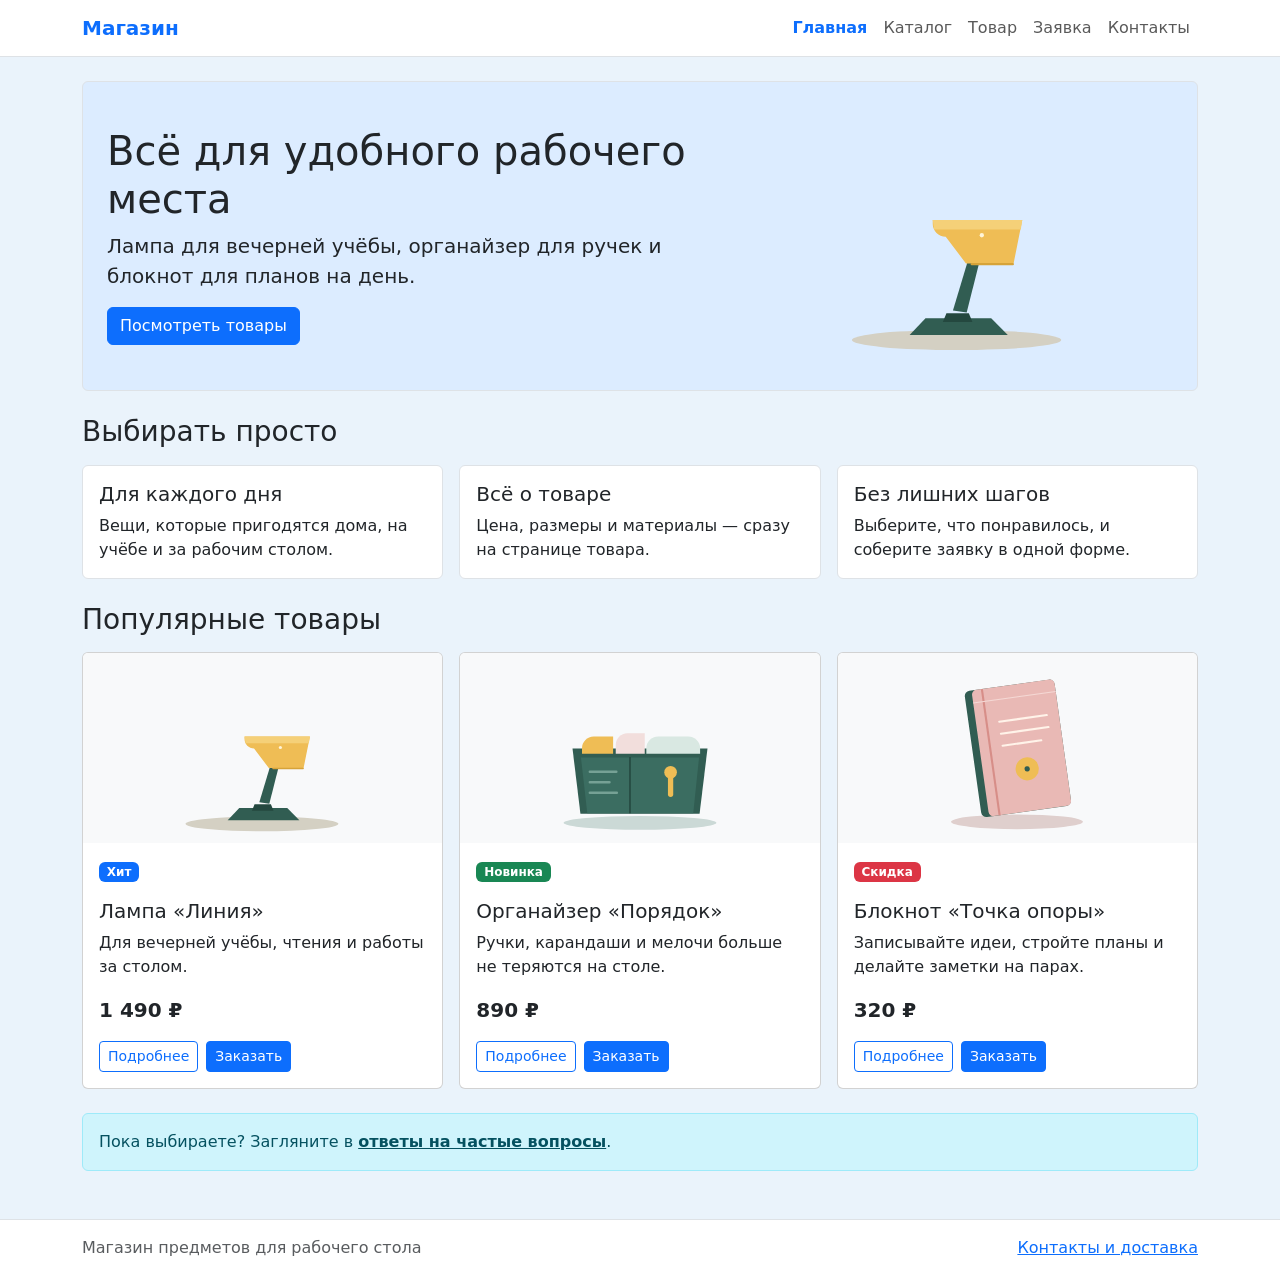
<file: index.html>
<!doctype html>
<html lang="ru">
<head>
  <meta charset="utf-8">
  <meta name="viewport" content="width=device-width, initial-scale=1">
  <meta name="description" content="Лампы, органайзеры и блокноты, с которыми учиться и работать удобнее.">
  <title>Главная — Магазин</title>
  <link rel="stylesheet" href="vendor/bootstrap/css/bootstrap.min.css">
  <link rel="stylesheet" href="css/custom.css">
  <script src="vendor/bootstrap/js/bootstrap.bundle.min.js" defer></script>
  <script src="js/main.js?v=2" defer></script>
</head>
<body class="d-flex flex-column min-vh-100">
  <header class="bg-white border-bottom">
    <nav class="navbar navbar-expand-lg" aria-label="Основная навигация">
      <div class="container">
        <a class="navbar-brand fw-bold text-primary" href="index.html">Магазин</a>
        <button class="navbar-toggler" type="button" data-bs-toggle="collapse" data-bs-target="#main-menu" aria-controls="main-menu" aria-expanded="false" aria-label="Открыть меню">
          <span class="navbar-toggler-icon"></span>
        </button>
        <div class="collapse navbar-collapse" id="main-menu">
          <ul class="navbar-nav ms-auto">
          <li class="nav-item"><a class="nav-link active" href="index.html" aria-current="page">Главная</a></li>
          <li class="nav-item"><a class="nav-link" href="catalog.html">Каталог</a></li>
          <li class="nav-item"><a class="nav-link" href="product.html">Товар</a></li>
          <li class="nav-item"><a class="nav-link" href="order.html">Заявка</a></li>
          <li class="nav-item"><a class="nav-link" href="contacts.html">Контакты</a></li>
          </ul>
        </div>
      </div>
    </nav>
  </header>

  <main class="container py-4 flex-grow-1">
    <noscript><div class="alert alert-warning">Включите JavaScript в браузере, чтобы пользоваться фильтрами и формой заявки.</div></noscript>
    <section class="hero rounded border p-4 mb-4">
      <div class="row align-items-center g-4">
        <div class="col-12 col-md-7">
          <h1>Всё для удобного рабочего места</h1>
          <p class="lead">Лампа для вечерней учёбы, органайзер для ручек и блокнот для планов на день.</p>
          <a class="btn btn-primary" href="catalog.html">Посмотреть товары</a>
        </div>
        <div class="col-12 col-md-5">
          <img class="img-fluid hero-image" src="images/lamp.svg" alt="Настольная лампа «Линия»">
        </div>
      </div>
    </section>

    <section class="mb-4" id="advantages">
      <h2 class="h3 mb-3">Выбирать просто</h2>
      <div class="row g-3">
        <div class="col-12 col-md-4"><div class="bg-white border rounded p-3 h-100"><h3 class="h5">Для каждого дня</h3><p class="mb-0">Вещи, которые пригодятся дома, на учёбе и за рабочим столом.</p></div></div>
        <div class="col-12 col-md-4"><div class="bg-white border rounded p-3 h-100"><h3 class="h5">Всё о товаре</h3><p class="mb-0">Цена, размеры и материалы — сразу на странице товара.</p></div></div>
        <div class="col-12 col-md-4"><div class="bg-white border rounded p-3 h-100"><h3 class="h5">Без лишних шагов</h3><p class="mb-0">Выберите, что понравилось, и соберите заявку в одной форме.</p></div></div>
      </div>
    </section>

    <section class="mb-4" id="popular">
      <h2 class="h3 mb-3">Популярные товары</h2>
      <div class="row g-3">
        <div class="col-12 col-md-6 col-lg-4">
          <article class="card h-100">
            <a href="product.html?product=lamp"><img class="card-img-top product-image" src="images/lamp.svg" alt="Лампа «Линия»"></a>
            <div class="card-body d-flex flex-column">
              <p><span class="badge text-bg-primary">Хит</span></p>
              <h3 class="h5 card-title">Лампа «Линия»</h3>
              <p class="card-text">Для вечерней учёбы, чтения и работы за столом.</p>
              <p class="fs-5 fw-bold mt-auto">1 490 ₽</p>
              <div class="d-flex flex-wrap gap-2">
                <a class="btn btn-outline-primary btn-sm" href="product.html?product=lamp">Подробнее</a>
                <button class="btn btn-primary btn-sm" type="button" data-bs-toggle="modal" data-bs-target="#order-modal" data-product="lamp">Заказать</button>
              </div>
            </div>
          </article>
        </div>
        <div class="col-12 col-md-6 col-lg-4">
          <article class="card h-100">
            <a href="product.html?product=organizer"><img class="card-img-top product-image" src="images/organizer.svg" alt="Органайзер «Порядок»"></a>
            <div class="card-body d-flex flex-column">
              <p><span class="badge text-bg-success">Новинка</span></p>
              <h3 class="h5 card-title">Органайзер «Порядок»</h3>
              <p class="card-text">Ручки, карандаши и мелочи больше не теряются на столе.</p>
              <p class="fs-5 fw-bold mt-auto">890 ₽</p>
              <div class="d-flex flex-wrap gap-2">
                <a class="btn btn-outline-primary btn-sm" href="product.html?product=organizer">Подробнее</a>
                <button class="btn btn-primary btn-sm" type="button" data-bs-toggle="modal" data-bs-target="#order-modal" data-product="organizer">Заказать</button>
              </div>
            </div>
          </article>
        </div>
        <div class="col-12 col-md-6 col-lg-4">
          <article class="card h-100">
            <a href="product.html?product=notebook"><img class="card-img-top product-image" src="images/notebook.svg" alt="Блокнот «Точка опоры»"></a>
            <div class="card-body d-flex flex-column">
              <p><span class="badge text-bg-danger">Скидка</span></p>
              <h3 class="h5 card-title">Блокнот «Точка опоры»</h3>
              <p class="card-text">Записывайте идеи, стройте планы и делайте заметки на парах.</p>
              <p class="fs-5 fw-bold mt-auto">320 ₽</p>
              <div class="d-flex flex-wrap gap-2">
                <a class="btn btn-outline-primary btn-sm" href="product.html?product=notebook">Подробнее</a>
                <button class="btn btn-primary btn-sm" type="button" data-bs-toggle="modal" data-bs-target="#order-modal" data-product="notebook">Заказать</button>
              </div>
            </div>
          </article>
        </div>
      </div>
    </section>

    <div class="alert alert-info mb-0">Пока выбираете? Загляните в <a class="alert-link" href="contacts.html">ответы на частые вопросы</a>.</div>
  </main>

  <footer class="bg-white border-top py-3 mt-4">
    <div class="container d-flex flex-wrap justify-content-between gap-2">
      <p class="mb-0 text-body-secondary">Магазин предметов для рабочего стола</p>
      <a href="contacts.html">Контакты и доставка</a>
    </div>
  </footer>

  <!-- Bootstrap сам открывает и закрывает окно через data-bs-* -->
  <div class="modal fade" id="order-modal" tabindex="-1" aria-labelledby="modal-title" aria-hidden="true">
    <div class="modal-dialog modal-dialog-centered">
      <div class="modal-content">
        <div class="modal-header">
          <h2 class="modal-title fs-5" id="modal-title">Выбранный товар</h2>
          <button class="btn-close" type="button" data-bs-dismiss="modal" aria-label="Закрыть"></button>
        </div>
        <div class="modal-body">
          <p class="fw-bold" id="modal-product">Лампа «Линия»</p>
          <p id="modal-price">1 490 ₽</p>
          <p class="mb-0">Подходит? Перейдите к заявке — там можно выбрать количество и способ получения.</p>
        </div>
        <div class="modal-footer">
          <button class="btn btn-outline-secondary" type="button" data-bs-dismiss="modal">Ещё посмотрю</button>
          <a class="btn btn-primary" id="modal-order-link" href="order.html?product=lamp">Оформить заявку</a>
        </div>
      </div>
    </div>
  </div>
</body>
</html>
</file>
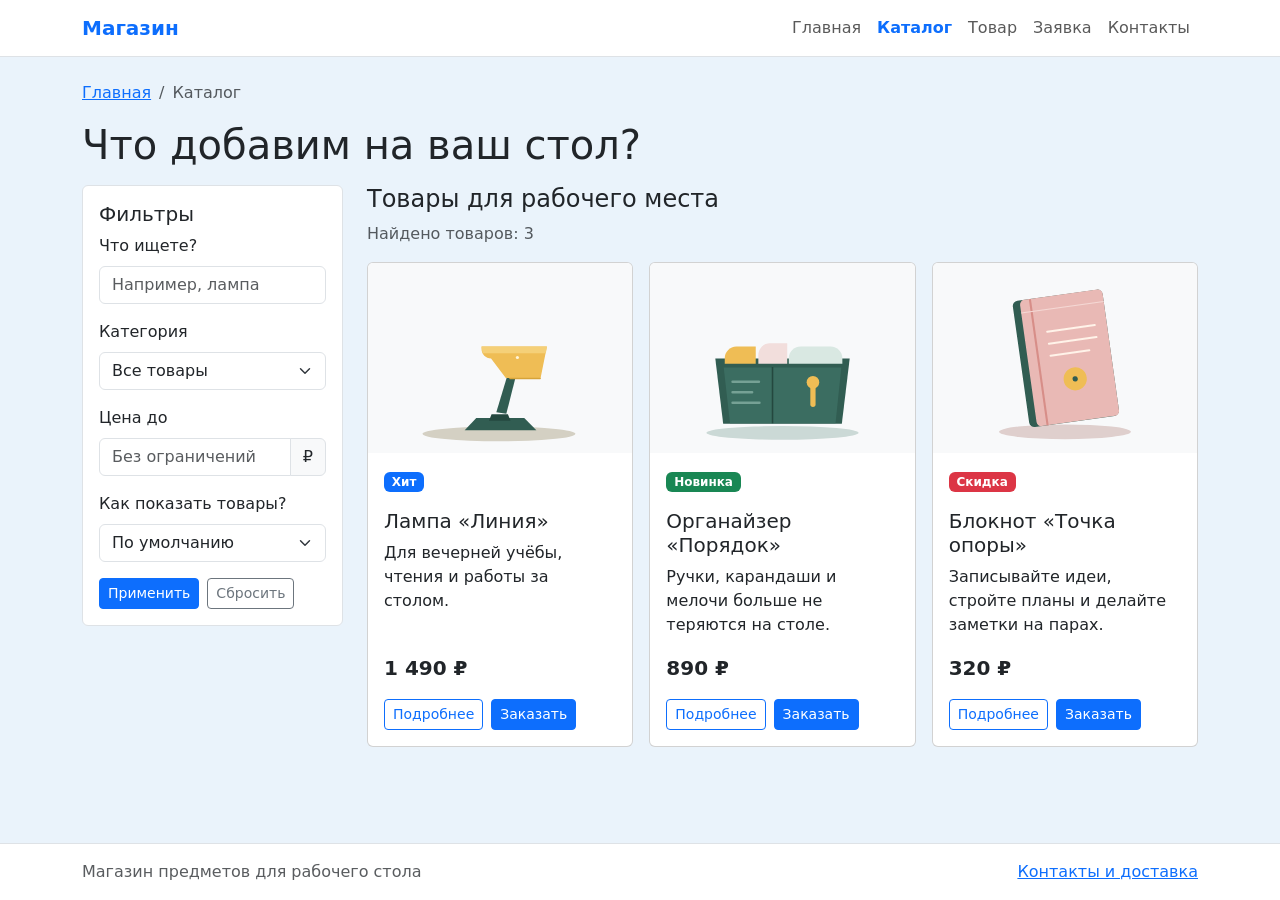
<file: catalog.html>
<!doctype html>
<html lang="ru">
<head>
  <meta charset="utf-8">
  <meta name="viewport" content="width=device-width, initial-scale=1">
  <meta name="description" content="Выберите лампу, органайзер или блокнот по названию, категории и цене.">
  <title>Каталог — Магазин</title>
  <link rel="stylesheet" href="vendor/bootstrap/css/bootstrap.min.css">
  <link rel="stylesheet" href="css/custom.css">
  <script src="vendor/bootstrap/js/bootstrap.bundle.min.js" defer></script>
  <script src="js/main.js?v=2" defer></script>
</head>
<body class="d-flex flex-column min-vh-100">
  <header class="bg-white border-bottom">
    <nav class="navbar navbar-expand-lg" aria-label="Основная навигация">
      <div class="container">
        <a class="navbar-brand fw-bold text-primary" href="index.html">Магазин</a>
        <button class="navbar-toggler" type="button" data-bs-toggle="collapse" data-bs-target="#main-menu" aria-controls="main-menu" aria-expanded="false" aria-label="Открыть меню">
          <span class="navbar-toggler-icon"></span>
        </button>
        <div class="collapse navbar-collapse" id="main-menu">
          <ul class="navbar-nav ms-auto">
          <li class="nav-item"><a class="nav-link" href="index.html">Главная</a></li>
          <li class="nav-item"><a class="nav-link active" href="catalog.html" aria-current="page">Каталог</a></li>
          <li class="nav-item"><a class="nav-link" href="product.html">Товар</a></li>
          <li class="nav-item"><a class="nav-link" href="order.html">Заявка</a></li>
          <li class="nav-item"><a class="nav-link" href="contacts.html">Контакты</a></li>
          </ul>
        </div>
      </div>
    </nav>
  </header>

  <main class="container py-4 flex-grow-1">
    <noscript><div class="alert alert-warning">Включите JavaScript в браузере, чтобы пользоваться фильтрами и формой заявки.</div></noscript>
    <nav aria-label="Хлебные крошки">
      <ol class="breadcrumb">
        <li class="breadcrumb-item"><a href="index.html">Главная</a></li>
        <li class="breadcrumb-item active" aria-current="page">Каталог</li>
      </ol>
    </nav>
    <h1 class="mb-3">Что добавим на ваш стол?</h1>
    <div class="row g-4">
      <aside class="col-12 col-lg-3">
        <form class="bg-white border rounded p-3" id="filter-form">
          <h2 class="h5">Фильтры</h2>
          <div class="mb-3">
            <label class="form-label" for="search">Что ищете?</label>
            <input class="form-control" id="search" name="search" type="search" placeholder="Например, лампа">
          </div>
          <div class="mb-3">
            <label class="form-label" for="category">Категория</label>
            <select class="form-select" id="category" name="category">
              <option value="all">Все товары</option>
              <option value="lamp">Освещение</option>
              <option value="organizer">Для стола</option>
              <option value="notebook">Блокноты</option>
            </select>
          </div>
          <div class="mb-3">
            <label class="form-label" for="max-price">Цена до</label>
            <div class="input-group">
              <input class="form-control" id="max-price" name="max-price" type="number" min="0" placeholder="Без ограничений">
              <span class="input-group-text">₽</span>
            </div>
          </div>
          <div class="mb-3">
            <label class="form-label" for="sort">Как показать товары?</label>
            <select class="form-select" id="sort" name="sort">
              <option value="default">По умолчанию</option>
              <option value="cheap">Сначала дешевле</option>
              <option value="expensive">Сначала дороже</option>
            </select>
          </div>
          <div class="d-flex flex-wrap gap-2">
            <button class="btn btn-primary btn-sm" type="submit">Применить</button>
            <button class="btn btn-outline-secondary btn-sm" type="reset">Сбросить</button>
          </div>
        </form>
      </aside>
      <section class="col-12 col-lg-9" aria-labelledby="catalog-heading">
        <h2 class="h4" id="catalog-heading">Товары для рабочего места</h2>
        <p class="text-body-secondary" id="results-count" role="status">Найдено товаров: 3</p>
        <div class="alert alert-warning d-none" id="empty-results">Пока ничего не нашлось. Попробуйте другую цену или сбросьте фильтры.</div>
        <div class="row g-3" id="catalog-products">
        <div class="col-12 col-md-6 col-lg-4" data-category="lamp" data-price="1490">
          <article class="card h-100">
            <a href="product.html?product=lamp"><img class="card-img-top product-image" src="images/lamp.svg" alt="Лампа «Линия»"></a>
            <div class="card-body d-flex flex-column">
              <p><span class="badge text-bg-primary">Хит</span></p>
              <h3 class="h5 card-title">Лампа «Линия»</h3>
              <p class="card-text">Для вечерней учёбы, чтения и работы за столом.</p>
              <p class="fs-5 fw-bold mt-auto">1 490 ₽</p>
              <div class="d-flex flex-wrap gap-2">
                <a class="btn btn-outline-primary btn-sm" href="product.html?product=lamp">Подробнее</a>
                <button class="btn btn-primary btn-sm" type="button" data-bs-toggle="modal" data-bs-target="#order-modal" data-product="lamp">Заказать</button>
              </div>
            </div>
          </article>
        </div>
        <div class="col-12 col-md-6 col-lg-4" data-category="organizer" data-price="890">
          <article class="card h-100">
            <a href="product.html?product=organizer"><img class="card-img-top product-image" src="images/organizer.svg" alt="Органайзер «Порядок»"></a>
            <div class="card-body d-flex flex-column">
              <p><span class="badge text-bg-success">Новинка</span></p>
              <h3 class="h5 card-title">Органайзер «Порядок»</h3>
              <p class="card-text">Ручки, карандаши и мелочи больше не теряются на столе.</p>
              <p class="fs-5 fw-bold mt-auto">890 ₽</p>
              <div class="d-flex flex-wrap gap-2">
                <a class="btn btn-outline-primary btn-sm" href="product.html?product=organizer">Подробнее</a>
                <button class="btn btn-primary btn-sm" type="button" data-bs-toggle="modal" data-bs-target="#order-modal" data-product="organizer">Заказать</button>
              </div>
            </div>
          </article>
        </div>
        <div class="col-12 col-md-6 col-lg-4" data-category="notebook" data-price="320">
          <article class="card h-100">
            <a href="product.html?product=notebook"><img class="card-img-top product-image" src="images/notebook.svg" alt="Блокнот «Точка опоры»"></a>
            <div class="card-body d-flex flex-column">
              <p><span class="badge text-bg-danger">Скидка</span></p>
              <h3 class="h5 card-title">Блокнот «Точка опоры»</h3>
              <p class="card-text">Записывайте идеи, стройте планы и делайте заметки на парах.</p>
              <p class="fs-5 fw-bold mt-auto">320 ₽</p>
              <div class="d-flex flex-wrap gap-2">
                <a class="btn btn-outline-primary btn-sm" href="product.html?product=notebook">Подробнее</a>
                <button class="btn btn-primary btn-sm" type="button" data-bs-toggle="modal" data-bs-target="#order-modal" data-product="notebook">Заказать</button>
              </div>
            </div>
          </article>
        </div>
        </div>
      </section>
    </div>
  </main>

  <footer class="bg-white border-top py-3 mt-4">
    <div class="container d-flex flex-wrap justify-content-between gap-2">
      <p class="mb-0 text-body-secondary">Магазин предметов для рабочего стола</p>
      <a href="contacts.html">Контакты и доставка</a>
    </div>
  </footer>

  <!-- Bootstrap сам открывает и закрывает окно через data-bs-* -->
  <div class="modal fade" id="order-modal" tabindex="-1" aria-labelledby="modal-title" aria-hidden="true">
    <div class="modal-dialog modal-dialog-centered">
      <div class="modal-content">
        <div class="modal-header">
          <h2 class="modal-title fs-5" id="modal-title">Выбранный товар</h2>
          <button class="btn-close" type="button" data-bs-dismiss="modal" aria-label="Закрыть"></button>
        </div>
        <div class="modal-body">
          <p class="fw-bold" id="modal-product">Лампа «Линия»</p>
          <p id="modal-price">1 490 ₽</p>
          <p class="mb-0">Подходит? Перейдите к заявке — там можно выбрать количество и способ получения.</p>
        </div>
        <div class="modal-footer">
          <button class="btn btn-outline-secondary" type="button" data-bs-dismiss="modal">Ещё посмотрю</button>
          <a class="btn btn-primary" id="modal-order-link" href="order.html?product=lamp">Оформить заявку</a>
        </div>
      </div>
    </div>
  </div>
</body>
</html>
</file>
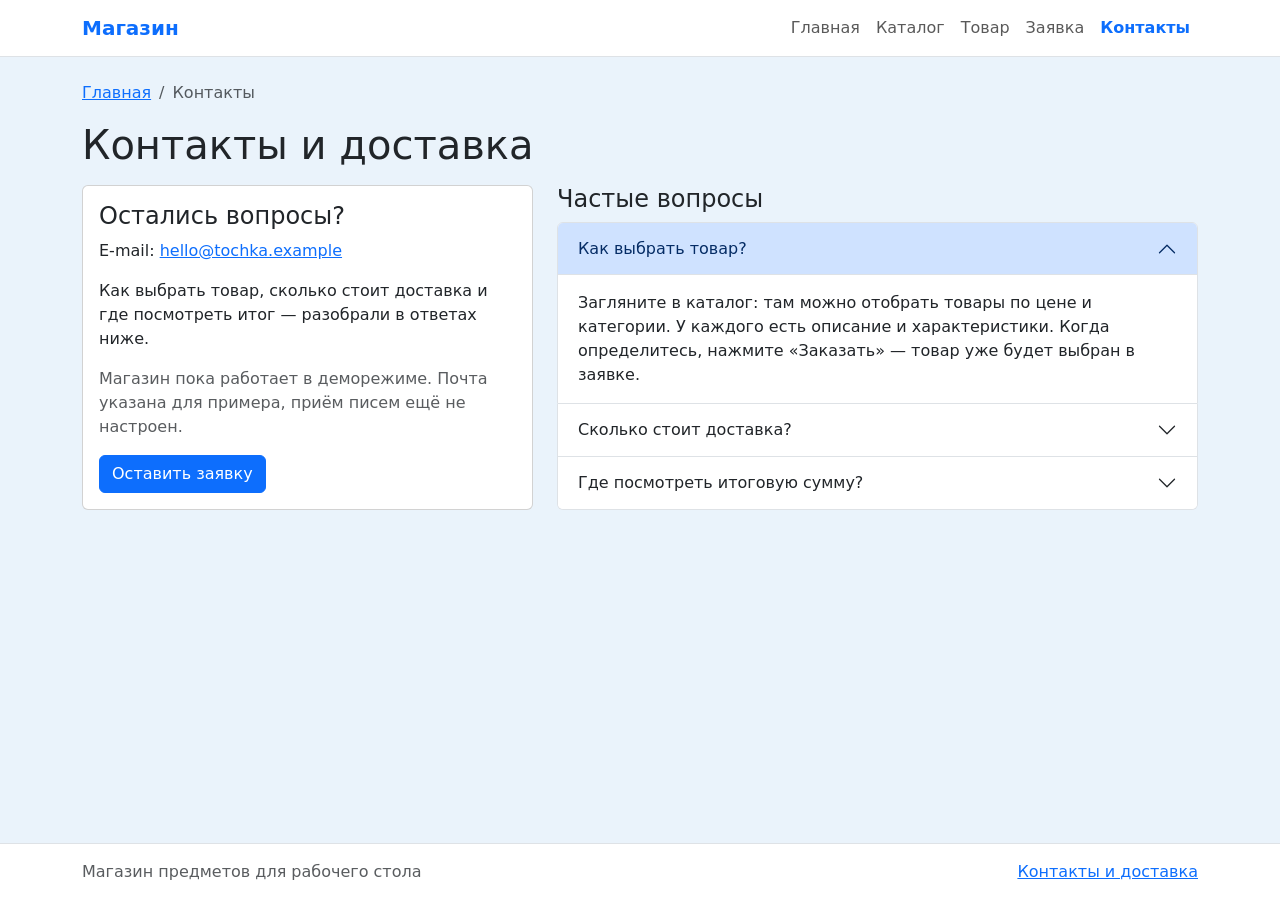
<file: contacts.html>
<!doctype html>
<html lang="ru">
<head>
  <meta charset="utf-8">
  <meta name="viewport" content="width=device-width, initial-scale=1">
  <meta name="description" content="Ответы на вопросы о выборе товаров, доставке и оформлении заявки.">
  <title>Контакты — Магазин</title>
  <link rel="stylesheet" href="vendor/bootstrap/css/bootstrap.min.css">
  <link rel="stylesheet" href="css/custom.css">
  <script src="vendor/bootstrap/js/bootstrap.bundle.min.js" defer></script>
  <script src="js/main.js?v=2" defer></script>
</head>
<body class="d-flex flex-column min-vh-100">
  <header class="bg-white border-bottom">
    <nav class="navbar navbar-expand-lg" aria-label="Основная навигация">
      <div class="container">
        <a class="navbar-brand fw-bold text-primary" href="index.html">Магазин</a>
        <button class="navbar-toggler" type="button" data-bs-toggle="collapse" data-bs-target="#main-menu" aria-controls="main-menu" aria-expanded="false" aria-label="Открыть меню">
          <span class="navbar-toggler-icon"></span>
        </button>
        <div class="collapse navbar-collapse" id="main-menu">
          <ul class="navbar-nav ms-auto">
          <li class="nav-item"><a class="nav-link" href="index.html">Главная</a></li>
          <li class="nav-item"><a class="nav-link" href="catalog.html">Каталог</a></li>
          <li class="nav-item"><a class="nav-link" href="product.html">Товар</a></li>
          <li class="nav-item"><a class="nav-link" href="order.html">Заявка</a></li>
          <li class="nav-item"><a class="nav-link active" href="contacts.html" aria-current="page">Контакты</a></li>
          </ul>
        </div>
      </div>
    </nav>
  </header>

  <main class="container py-4 flex-grow-1">
    <noscript><div class="alert alert-warning">Включите JavaScript в браузере, чтобы пользоваться фильтрами и формой заявки.</div></noscript>
    <nav aria-label="Хлебные крошки">
      <ol class="breadcrumb">
        <li class="breadcrumb-item"><a href="index.html">Главная</a></li>
        <li class="breadcrumb-item active" aria-current="page">Контакты</li>
      </ol>
    </nav>
    <h1 class="mb-3">Контакты и доставка</h1>
    <div class="row g-4">
      <section class="col-12 col-md-5">
        <div class="card h-100">
          <div class="card-body">
            <h2 class="h4">Остались вопросы?</h2>
            <p>E-mail: <a href="mailto:hello@tochka.example">hello@tochka.example</a></p>
            <p>Как выбрать товар, сколько стоит доставка и где посмотреть итог — разобрали в ответах ниже.</p>
            <p class="text-body-secondary">Магазин пока работает в деморежиме. Почта указана для примера, приём писем ещё не настроен.</p>
            <a class="btn btn-primary" href="order.html">Оставить заявку</a>
          </div>
        </div>
      </section>
      <section class="col-12 col-md-7" aria-labelledby="faq-heading">
        <h2 class="h4" id="faq-heading">Частые вопросы</h2>
        <div class="accordion" id="faq">
          <div class="accordion-item">
            <h3 class="accordion-header"><button class="accordion-button" type="button" data-bs-toggle="collapse" data-bs-target="#faq-order" aria-expanded="true" aria-controls="faq-order">Как выбрать товар?</button></h3>
            <div class="accordion-collapse collapse show" id="faq-order" data-bs-parent="#faq">
              <div class="accordion-body">Загляните в каталог: там можно отобрать товары по цене и категории. У каждого есть описание и характеристики. Когда определитесь, нажмите «Заказать» — товар уже будет выбран в заявке.</div>
            </div>
          </div>
          <div class="accordion-item">
            <h3 class="accordion-header"><button class="accordion-button collapsed" type="button" data-bs-toggle="collapse" data-bs-target="#faq-delivery" aria-expanded="false" aria-controls="faq-delivery">Сколько стоит доставка?</button></h3>
            <div class="accordion-collapse collapse" id="faq-delivery" data-bs-parent="#faq">
              <div class="accordion-body">Доставка — 300 ₽, самовывоз — бесплатно. Выберите подходящий вариант в заявке, и его стоимость сразу попадёт в итог.</div>
            </div>
          </div>
          <div class="accordion-item">
            <h3 class="accordion-header"><button class="accordion-button collapsed" type="button" data-bs-toggle="collapse" data-bs-target="#faq-payment" aria-expanded="false" aria-controls="faq-payment">Где посмотреть итоговую сумму?</button></h3>
            <div class="accordion-collapse collapse" id="faq-payment" data-bs-parent="#faq">
              <div class="accordion-body">На странице заявки есть блок «Ваша заявка». Выберите товар, количество и способ получения — в нём сразу появится итог. Оплачивать ничего не нужно: сейчас сайт работает в деморежиме.</div>
            </div>
          </div>
        </div>
      </section>
    </div>
  </main>

  <footer class="bg-white border-top py-3 mt-4">
    <div class="container d-flex flex-wrap justify-content-between gap-2">
      <p class="mb-0 text-body-secondary">Магазин предметов для рабочего стола</p>
      <a href="contacts.html">Контакты и доставка</a>
    </div>
  </footer>

  <!-- Bootstrap сам открывает и закрывает окно через data-bs-* -->
  <div class="modal fade" id="order-modal" tabindex="-1" aria-labelledby="modal-title" aria-hidden="true">
    <div class="modal-dialog modal-dialog-centered">
      <div class="modal-content">
        <div class="modal-header">
          <h2 class="modal-title fs-5" id="modal-title">Выбранный товар</h2>
          <button class="btn-close" type="button" data-bs-dismiss="modal" aria-label="Закрыть"></button>
        </div>
        <div class="modal-body">
          <p class="fw-bold" id="modal-product">Лампа «Линия»</p>
          <p id="modal-price">1 490 ₽</p>
          <p class="mb-0">Подходит? Перейдите к заявке — там можно выбрать количество и способ получения.</p>
        </div>
        <div class="modal-footer">
          <button class="btn btn-outline-secondary" type="button" data-bs-dismiss="modal">Ещё посмотрю</button>
          <a class="btn btn-primary" id="modal-order-link" href="order.html?product=lamp">Оформить заявку</a>
        </div>
      </div>
    </div>
  </div>
</body>
</html>
</file>
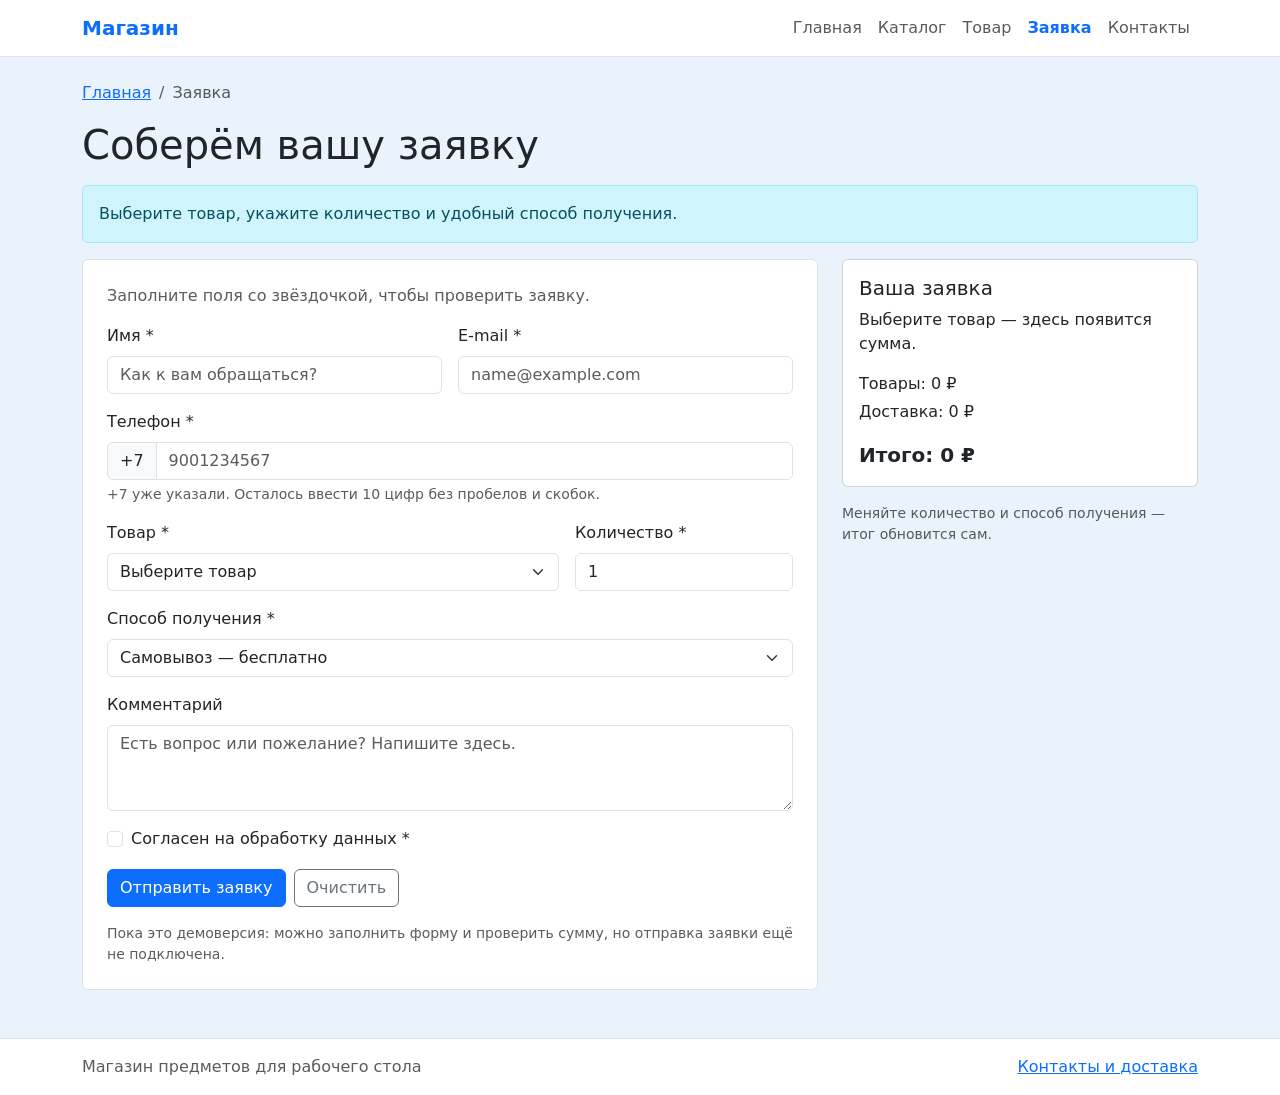
<file: order.html>
<!doctype html>
<html lang="ru">
<head>
  <meta charset="utf-8">
  <meta name="viewport" content="width=device-width, initial-scale=1">
  <meta name="description" content="Выберите количество, способ получения и проверьте итоговую сумму заявки.">
  <title>Заявка — Магазин</title>
  <link rel="stylesheet" href="vendor/bootstrap/css/bootstrap.min.css">
  <link rel="stylesheet" href="css/custom.css">
  <script src="vendor/bootstrap/js/bootstrap.bundle.min.js" defer></script>
  <script src="js/main.js?v=2" defer></script>
</head>
<body class="d-flex flex-column min-vh-100">
  <header class="bg-white border-bottom">
    <nav class="navbar navbar-expand-lg" aria-label="Основная навигация">
      <div class="container">
        <a class="navbar-brand fw-bold text-primary" href="index.html">Магазин</a>
        <button class="navbar-toggler" type="button" data-bs-toggle="collapse" data-bs-target="#main-menu" aria-controls="main-menu" aria-expanded="false" aria-label="Открыть меню">
          <span class="navbar-toggler-icon"></span>
        </button>
        <div class="collapse navbar-collapse" id="main-menu">
          <ul class="navbar-nav ms-auto">
          <li class="nav-item"><a class="nav-link" href="index.html">Главная</a></li>
          <li class="nav-item"><a class="nav-link" href="catalog.html">Каталог</a></li>
          <li class="nav-item"><a class="nav-link" href="product.html">Товар</a></li>
          <li class="nav-item"><a class="nav-link active" href="order.html" aria-current="page">Заявка</a></li>
          <li class="nav-item"><a class="nav-link" href="contacts.html">Контакты</a></li>
          </ul>
        </div>
      </div>
    </nav>
  </header>

  <main class="container py-4 flex-grow-1">
    <noscript><div class="alert alert-warning">Включите JavaScript в браузере, чтобы пользоваться фильтрами и формой заявки.</div></noscript>
    <nav aria-label="Хлебные крошки">
      <ol class="breadcrumb">
        <li class="breadcrumb-item"><a href="index.html">Главная</a></li>
        <li class="breadcrumb-item active" aria-current="page">Заявка</li>
      </ol>
    </nav>
    <h1 class="mb-3">Соберём вашу заявку</h1>
    <div class="alert alert-info">Выберите товар, укажите количество и удобный способ получения.</div>
    <div class="row g-4">
      <div class="col-12 col-lg-8">
        <form class="bg-white border rounded p-3 p-md-4" id="order-form">
          <p class="text-body-secondary">Заполните поля со звёздочкой, чтобы проверить заявку.</p>
          <div class="row g-3">
            <div class="col-12 col-md-6">
              <label class="form-label" for="name">Имя *</label>
              <input class="form-control" id="name" name="name" type="text" minlength="2" maxlength="80" autocomplete="given-name" placeholder="Как к вам обращаться?" required>
            </div>
            <div class="col-12 col-md-6">
              <label class="form-label" for="email">E-mail *</label>
              <input class="form-control" id="email" name="email" type="email" autocomplete="email" placeholder="name@example.com" required>
            </div>
            <div class="col-12">
              <label class="form-label" for="phone">Телефон *</label>
              <div class="input-group">
                <span class="input-group-text" id="phone-prefix">+7</span>
                <input class="form-control" id="phone" name="phone" type="tel" inputmode="numeric" pattern="[0-9]{10}" maxlength="10" placeholder="9001234567" autocomplete="tel-national" aria-describedby="phone-prefix phone-help" required>
              </div>
              <div class="form-text" id="phone-help">+7 уже указали. Осталось ввести 10 цифр без пробелов и скобок.</div>
            </div>
            <div class="col-12 col-md-8">
              <label class="form-label" for="order-product">Товар *</label>
              <select class="form-select" id="order-product" name="product" required>
                <option value="">Выберите товар</option>
                <option value="lamp">Лампа «Линия»</option>
                <option value="organizer">Органайзер «Порядок»</option>
                <option value="notebook">Блокнот «Точка опоры»</option>
              </select>
            </div>
            <div class="col-12 col-md-4">
              <label class="form-label" for="quantity">Количество *</label>
              <input class="form-control" id="quantity" name="quantity" type="number" value="1" min="1" max="10" step="1" required>
            </div>
            <div class="col-12">
              <label class="form-label" for="delivery">Способ получения *</label>
              <select class="form-select" id="delivery" name="delivery" required>
                <option value="pickup">Самовывоз — бесплатно</option>
                <option value="delivery">Доставка — 300 ₽</option>
              </select>
            </div>
            <div class="col-12">
              <label class="form-label" for="comment">Комментарий</label>
              <textarea class="form-control" id="comment" name="comment" rows="3" maxlength="1000" placeholder="Есть вопрос или пожелание? Напишите здесь."></textarea>
            </div>
            <div class="col-12">
              <div class="form-check">
                <input class="form-check-input" id="consent" name="consent" type="checkbox" required>
                <label class="form-check-label" for="consent">Согласен на обработку данных *</label>
              </div>
            </div>
            <div class="col-12 d-flex flex-wrap gap-2">
              <button class="btn btn-primary" type="submit">Отправить заявку</button>
              <button class="btn btn-outline-secondary" type="reset">Очистить</button>
            </div>
          </div>
          <p class="small text-body-secondary mt-3 mb-0">Пока это демоверсия: можно заполнить форму и проверить сумму, но отправка заявки ещё не подключена.</p>
        </form>
        <div class="alert alert-success d-none mt-3" id="order-success" role="status" tabindex="-1"></div>
      </div>
      <aside class="col-12 col-lg-4">
        <div class="card">
          <div class="card-body">
            <h2 class="h5">Ваша заявка</h2>
            <p id="summary-product">Выберите товар — здесь появится сумма.</p>
            <p class="mb-1">Товары: <span id="summary-subtotal">0 ₽</span></p>
            <p>Доставка: <span id="summary-delivery">0 ₽</span></p>
            <p class="fs-5 fw-bold mb-0" role="status">Итого: <span id="summary-total">0 ₽</span></p>
          </div>
        </div>
        <p class="small text-body-secondary mt-3">Меняйте количество и способ получения — итог обновится сам.</p>
      </aside>
    </div>
  </main>

  <footer class="bg-white border-top py-3 mt-4">
    <div class="container d-flex flex-wrap justify-content-between gap-2">
      <p class="mb-0 text-body-secondary">Магазин предметов для рабочего стола</p>
      <a href="contacts.html">Контакты и доставка</a>
    </div>
  </footer>

  <!-- Bootstrap сам открывает и закрывает окно через data-bs-* -->
  <div class="modal fade" id="order-modal" tabindex="-1" aria-labelledby="modal-title" aria-hidden="true">
    <div class="modal-dialog modal-dialog-centered">
      <div class="modal-content">
        <div class="modal-header">
          <h2 class="modal-title fs-5" id="modal-title">Выбранный товар</h2>
          <button class="btn-close" type="button" data-bs-dismiss="modal" aria-label="Закрыть"></button>
        </div>
        <div class="modal-body">
          <p class="fw-bold" id="modal-product">Лампа «Линия»</p>
          <p id="modal-price">1 490 ₽</p>
          <p class="mb-0">Подходит? Перейдите к заявке — там можно выбрать количество и способ получения.</p>
        </div>
        <div class="modal-footer">
          <button class="btn btn-outline-secondary" type="button" data-bs-dismiss="modal">Ещё посмотрю</button>
          <a class="btn btn-primary" id="modal-order-link" href="order.html?product=lamp">Оформить заявку</a>
        </div>
      </div>
    </div>
  </div>
</body>
</html>
</file>
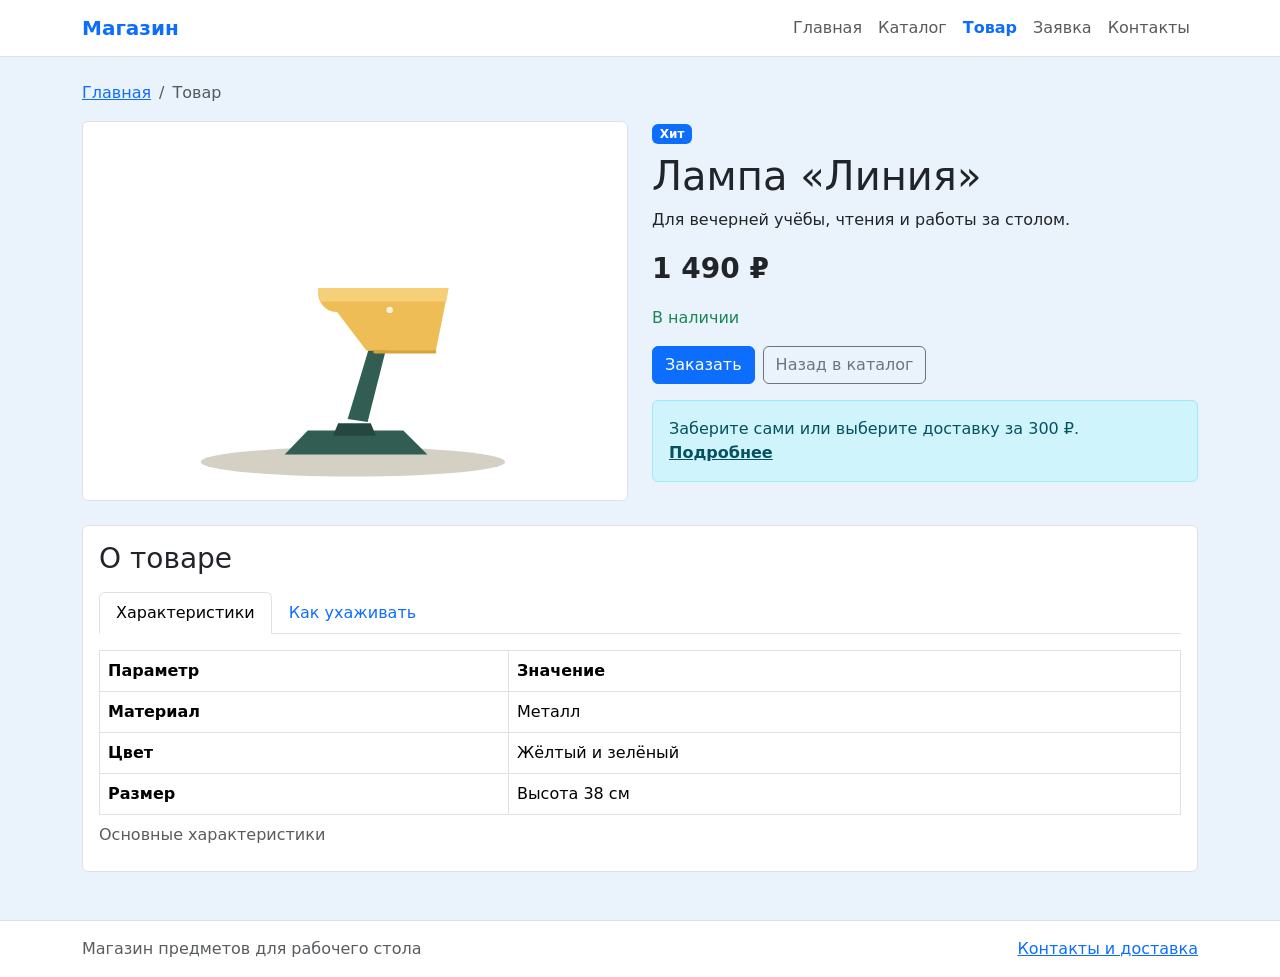
<file: product.html>
<!doctype html>
<html lang="ru">
<head>
  <meta charset="utf-8">
  <meta name="viewport" content="width=device-width, initial-scale=1">
  <meta name="description" content="Посмотрите характеристики, выберите товар и переходите к заявке.">
  <title>Товар — Магазин</title>
  <link rel="stylesheet" href="vendor/bootstrap/css/bootstrap.min.css">
  <link rel="stylesheet" href="css/custom.css">
  <script src="vendor/bootstrap/js/bootstrap.bundle.min.js" defer></script>
  <script src="js/main.js?v=2" defer></script>
</head>
<body class="d-flex flex-column min-vh-100">
  <header class="bg-white border-bottom">
    <nav class="navbar navbar-expand-lg" aria-label="Основная навигация">
      <div class="container">
        <a class="navbar-brand fw-bold text-primary" href="index.html">Магазин</a>
        <button class="navbar-toggler" type="button" data-bs-toggle="collapse" data-bs-target="#main-menu" aria-controls="main-menu" aria-expanded="false" aria-label="Открыть меню">
          <span class="navbar-toggler-icon"></span>
        </button>
        <div class="collapse navbar-collapse" id="main-menu">
          <ul class="navbar-nav ms-auto">
          <li class="nav-item"><a class="nav-link" href="index.html">Главная</a></li>
          <li class="nav-item"><a class="nav-link" href="catalog.html">Каталог</a></li>
          <li class="nav-item"><a class="nav-link active" href="product.html" aria-current="page">Товар</a></li>
          <li class="nav-item"><a class="nav-link" href="order.html">Заявка</a></li>
          <li class="nav-item"><a class="nav-link" href="contacts.html">Контакты</a></li>
          </ul>
        </div>
      </div>
    </nav>
  </header>

  <main class="container py-4 flex-grow-1">
    <noscript><div class="alert alert-warning">Включите JavaScript в браузере, чтобы пользоваться фильтрами и формой заявки.</div></noscript>
    <nav aria-label="Хлебные крошки">
      <ol class="breadcrumb">
        <li class="breadcrumb-item"><a href="index.html">Главная</a></li>
        <li class="breadcrumb-item active" aria-current="page">Товар</li>
      </ol>
    </nav>
    <div class="row g-4 mb-4">
      <div class="col-12 col-md-6">
        <img class="img-fluid border rounded bg-white product-detail-image" id="product-image" src="images/lamp.svg" alt="Лампа «Линия»">
      </div>
      <div class="col-12 col-md-6">
        <span class="badge text-bg-primary mb-2" id="product-badge">Хит</span>
        <h1 id="product-title">Лампа «Линия»</h1>
        <p id="product-description">Для вечерней учёбы, чтения и работы за столом.</p>
        <p class="fs-3 fw-bold" id="product-price">1 490 ₽</p>
        <p class="text-success">В наличии</p>
        <div class="d-flex flex-wrap gap-2">
          <button class="btn btn-primary" id="product-order" type="button" data-bs-toggle="modal" data-bs-target="#order-modal" data-product="lamp">Заказать</button>
          <a class="btn btn-outline-secondary" href="catalog.html">Назад в каталог</a>
        </div>
        <div class="alert alert-info mt-3">Заберите сами или выберите доставку за 300 ₽. <a class="alert-link" href="contacts.html">Подробнее</a></div>
      </div>
    </div>

    <section class="bg-white border rounded p-3">
      <h2 class="h3 mb-3">О товаре</h2>
      <ul class="nav nav-tabs" id="product-tabs" role="tablist">
        <li class="nav-item" role="presentation">
          <button class="nav-link active" id="specs-tab" data-bs-toggle="tab" data-bs-target="#specs" type="button" role="tab" aria-controls="specs" aria-selected="true">Характеристики</button>
        </li>
        <li class="nav-item" role="presentation">
          <button class="nav-link" id="care-tab" data-bs-toggle="tab" data-bs-target="#care" type="button" role="tab" aria-controls="care" aria-selected="false">Как ухаживать</button>
        </li>
      </ul>
      <div class="tab-content pt-3">
        <div class="tab-pane fade show active" id="specs" role="tabpanel" aria-labelledby="specs-tab" tabindex="0">
          <div class="table-responsive">
            <table class="table table-bordered mb-0">
              <caption>Основные характеристики</caption>
              <thead><tr><th scope="col">Параметр</th><th scope="col">Значение</th></tr></thead>
              <tbody>
                <tr><th scope="row">Материал</th><td id="product-material">Металл</td></tr>
                <tr><th scope="row">Цвет</th><td id="product-color">Жёлтый и зелёный</td></tr>
                <tr><th scope="row">Размер</th><td id="product-size">Высота 38 см</td></tr>
              </tbody>
            </table>
          </div>
        </div>
        <div class="tab-pane fade" id="care" role="tabpanel" aria-labelledby="care-tab" tabindex="0">
          <p class="mb-0" id="product-care">Перед уборкой отключите лампу от сети, затем протрите её сухой мягкой тканью.</p>
        </div>
      </div>
    </section>
  </main>

  <footer class="bg-white border-top py-3 mt-4">
    <div class="container d-flex flex-wrap justify-content-between gap-2">
      <p class="mb-0 text-body-secondary">Магазин предметов для рабочего стола</p>
      <a href="contacts.html">Контакты и доставка</a>
    </div>
  </footer>

  <!-- Bootstrap сам открывает и закрывает окно через data-bs-* -->
  <div class="modal fade" id="order-modal" tabindex="-1" aria-labelledby="modal-title" aria-hidden="true">
    <div class="modal-dialog modal-dialog-centered">
      <div class="modal-content">
        <div class="modal-header">
          <h2 class="modal-title fs-5" id="modal-title">Выбранный товар</h2>
          <button class="btn-close" type="button" data-bs-dismiss="modal" aria-label="Закрыть"></button>
        </div>
        <div class="modal-body">
          <p class="fw-bold" id="modal-product">Лампа «Линия»</p>
          <p id="modal-price">1 490 ₽</p>
          <p class="mb-0">Подходит? Перейдите к заявке — там можно выбрать количество и способ получения.</p>
        </div>
        <div class="modal-footer">
          <button class="btn btn-outline-secondary" type="button" data-bs-dismiss="modal">Ещё посмотрю</button>
          <a class="btn btn-primary" id="modal-order-link" href="order.html?product=lamp">Оформить заявку</a>
        </div>
      </div>
    </div>
  </div>
</body>
</html>
</file>
<file: css/custom.css>
body {
  background-color: #eaf3fb;
}

.hero {
  background-color: #dcecff;
}

.hero-image {
  width: 100%;
  max-height: 260px;
}

.product-image {
  height: 190px;
  object-fit: contain;
  background-color: #f8f9fa;
}

.product-detail-image {
  width: 100%;
  max-height: 380px;
  object-fit: contain;
}

.navbar .nav-link.active {
  color: #0d6efd;
  font-weight: bold;
}

@media (max-width: 575px) {
  .hero-image {
    max-height: 180px;
  }
}
</file>
